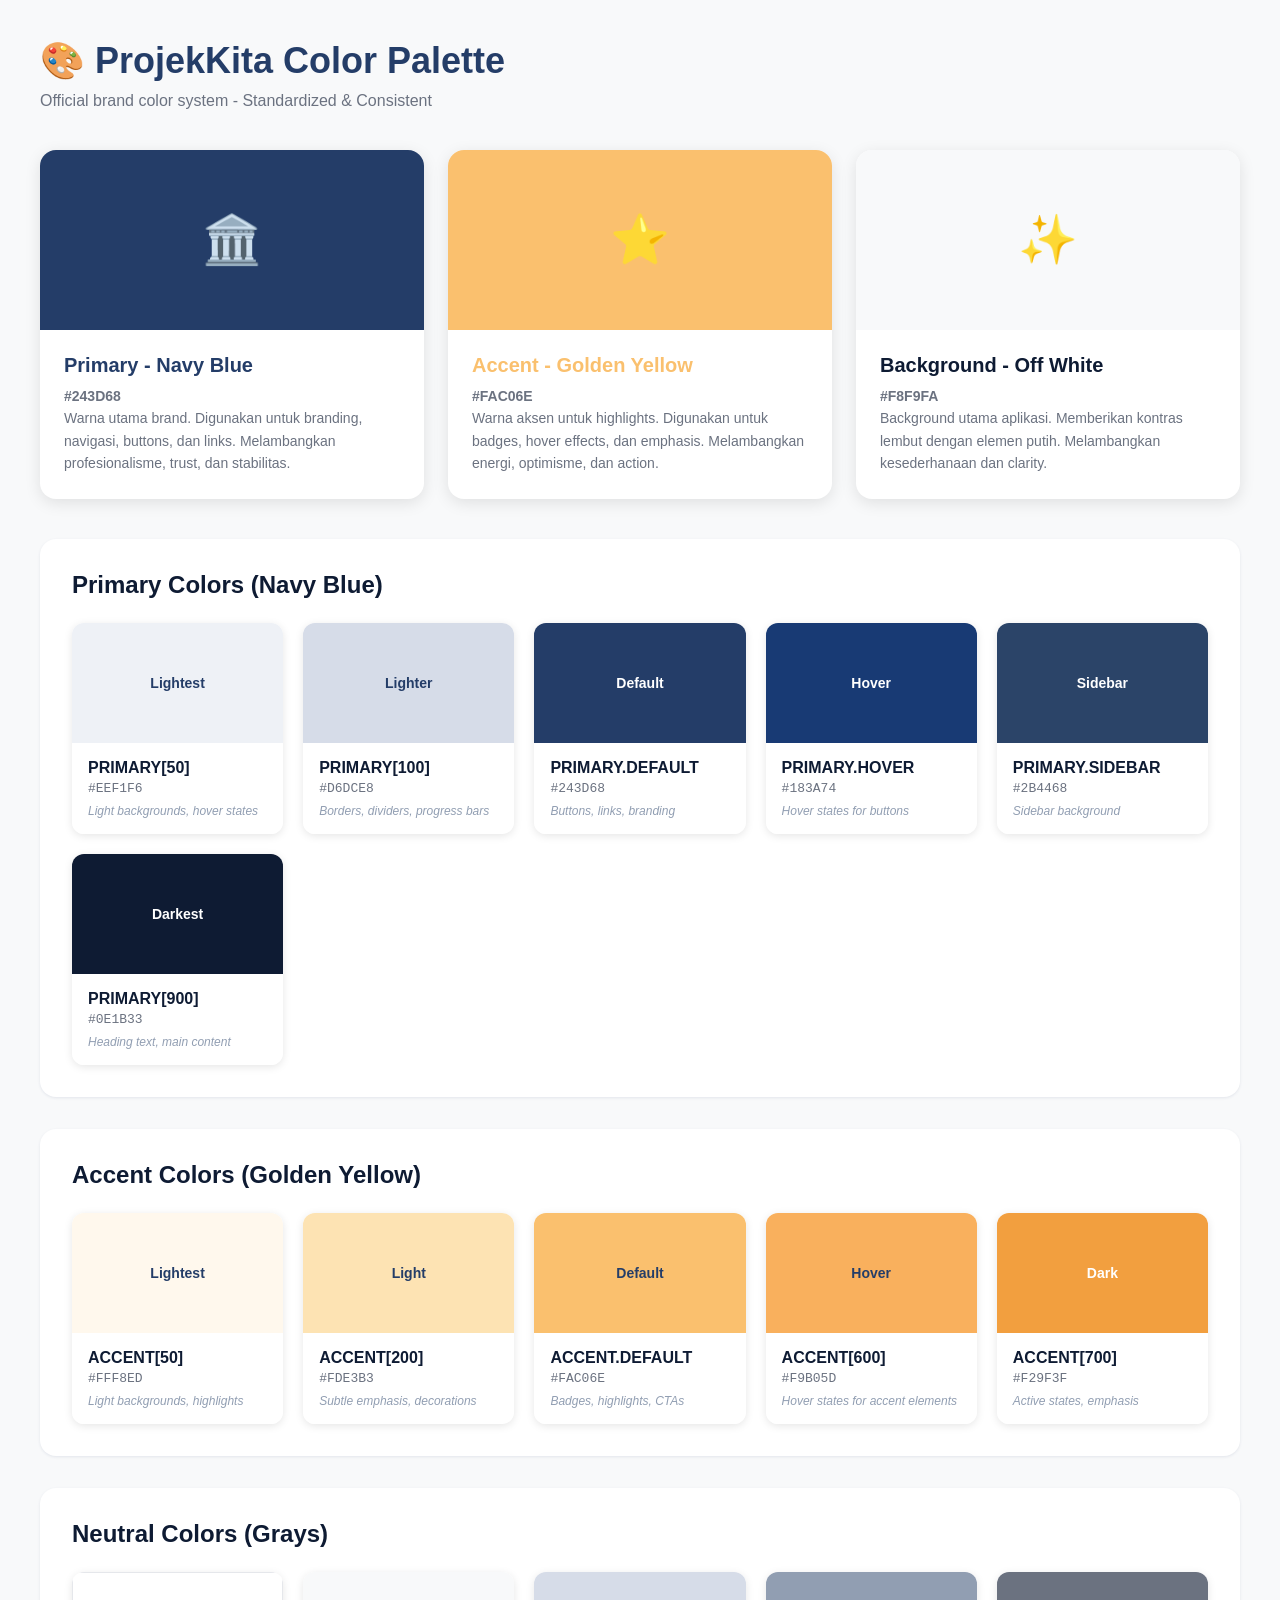
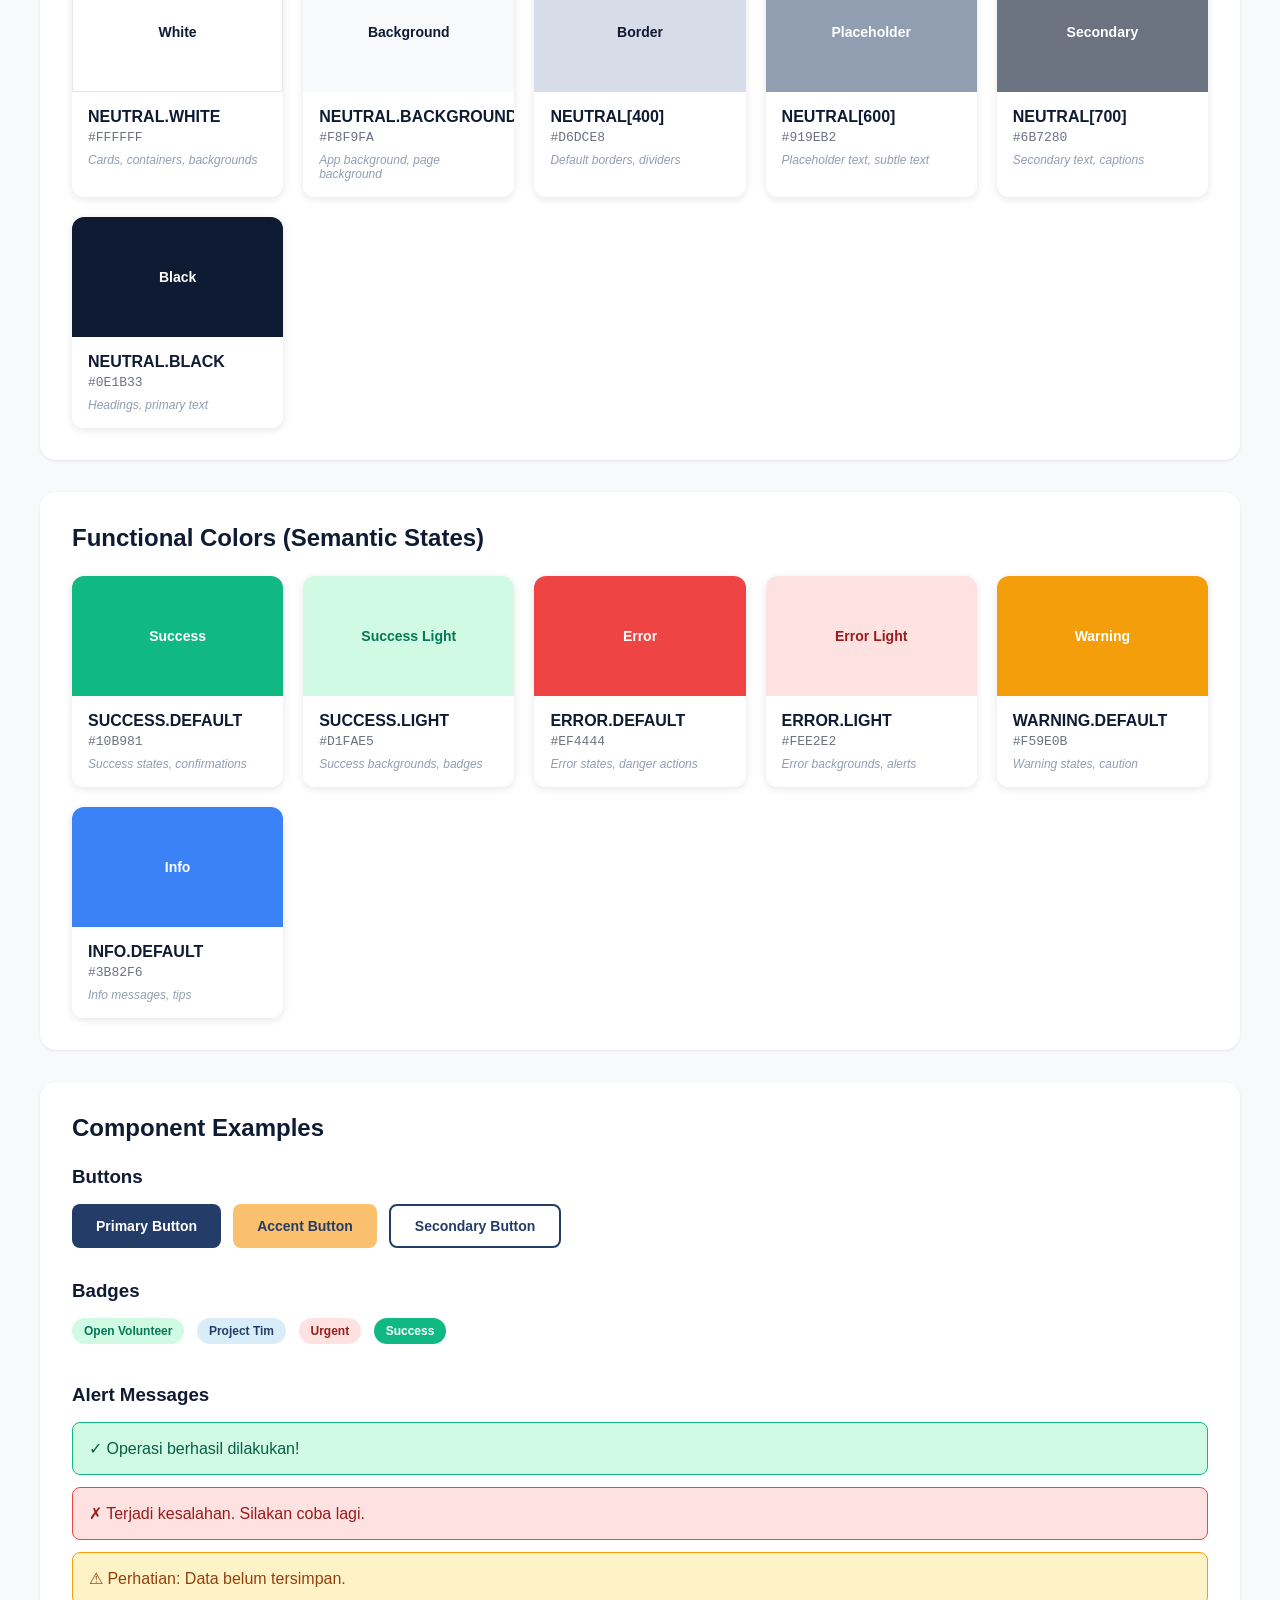
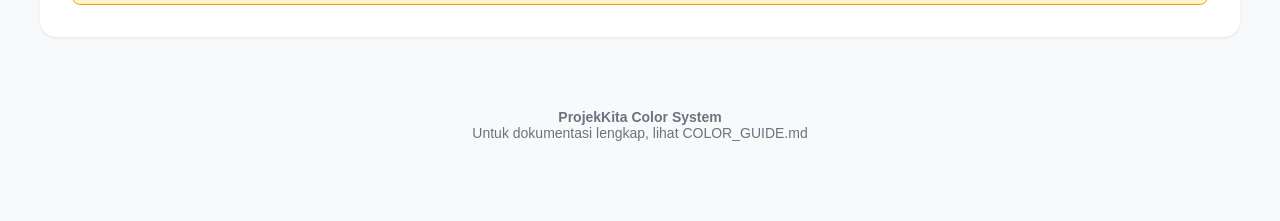
<file: src/app/constants/COLOR_PALETTE.html>
<!DOCTYPE html>
<html lang="id">
<head>
    <meta charset="UTF-8">
    <meta name="viewport" content="width=device-width, initial-scale=1.0">
    <title>ProjekKita - Color Palette</title>
    <style>
        * {
            margin: 0;
            padding: 0;
            box-sizing: border-box;
        }
        
        body {
            font-family: -apple-system, BlinkMacSystemFont, 'Segoe UI', Roboto, 'Helvetica Neue', Arial, sans-serif;
            background: #F8F9FA;
            padding: 40px 20px;
            color: #0E1B33;
        }
        
        .container {
            max-width: 1200px;
            margin: 0 auto;
        }
        
        h1 {
            font-size: 36px;
            font-weight: 900;
            margin-bottom: 10px;
            color: #243D68;
        }
        
        .subtitle {
            color: #6B7280;
            margin-bottom: 40px;
            font-size: 16px;
        }
        
        .section {
            background: white;
            border-radius: 16px;
            padding: 32px;
            margin-bottom: 32px;
            box-shadow: 0 1px 3px rgba(36, 61, 104, 0.1);
        }
        
        .section-title {
            font-size: 24px;
            font-weight: 700;
            margin-bottom: 24px;
            color: #0E1B33;
        }
        
        .color-grid {
            display: grid;
            grid-template-columns: repeat(auto-fit, minmax(200px, 1fr));
            gap: 20px;
        }
        
        .color-card {
            border-radius: 12px;
            overflow: hidden;
            box-shadow: 0 2px 8px rgba(0, 0, 0, 0.1);
            transition: transform 0.2s;
        }
        
        .color-card:hover {
            transform: translateY(-4px);
            box-shadow: 0 4px 12px rgba(0, 0, 0, 0.15);
        }
        
        .color-swatch {
            height: 120px;
            display: flex;
            align-items: center;
            justify-content: center;
            font-weight: 600;
            font-size: 14px;
        }
        
        .color-info {
            padding: 16px;
            background: white;
        }
        
        .color-name {
            font-weight: 600;
            margin-bottom: 4px;
            color: #0E1B33;
        }
        
        .color-value {
            font-family: 'Courier New', monospace;
            font-size: 13px;
            color: #6B7280;
        }
        
        .color-usage {
            font-size: 12px;
            color: #919EB2;
            margin-top: 8px;
            font-style: italic;
        }
        
        .brand-colors {
            display: grid;
            grid-template-columns: repeat(auto-fit, minmax(280px, 1fr));
            gap: 24px;
            margin-bottom: 40px;
        }
        
        .brand-card {
            background: white;
            border-radius: 16px;
            overflow: hidden;
            box-shadow: 0 4px 16px rgba(0, 0, 0, 0.1);
        }
        
        .brand-swatch {
            height: 180px;
            display: flex;
            align-items: center;
            justify-content: center;
            font-size: 48px;
        }
        
        .brand-info {
            padding: 24px;
        }
        
        .brand-name {
            font-size: 20px;
            font-weight: 700;
            margin-bottom: 8px;
        }
        
        .brand-description {
            color: #6B7280;
            font-size: 14px;
            line-height: 1.6;
        }
        
        .examples {
            display: grid;
            gap: 16px;
            margin-top: 24px;
        }
        
        .example-button {
            padding: 12px 24px;
            border-radius: 8px;
            border: none;
            font-weight: 600;
            cursor: pointer;
            transition: all 0.2s;
            font-size: 14px;
        }
        
        .btn-primary {
            background: #243D68;
            color: white;
        }
        
        .btn-primary:hover {
            background: #183A74;
        }
        
        .btn-accent {
            background: #FAC06E;
            color: #243D68;
        }
        
        .btn-accent:hover {
            background: #F9B05D;
        }
        
        .badge {
            display: inline-block;
            padding: 6px 12px;
            border-radius: 20px;
            font-size: 12px;
            font-weight: 700;
            margin-right: 8px;
            margin-bottom: 8px;
        }
        
        .badge-open {
            background: #D1FAE5;
            color: #047857;
        }
        
        .badge-team {
            background: #D9EDF8;
            color: #243D68;
        }
        
        .badge-urgent {
            background: #FEE2E2;
            color: #991B1B;
        }
        
        .copy-btn {
            background: #F8F9FA;
            border: 1px solid #D6DCE8;
            padding: 4px 8px;
            border-radius: 4px;
            cursor: pointer;
            font-size: 11px;
            margin-left: 8px;
            transition: all 0.2s;
        }
        
        .copy-btn:hover {
            background: #E5E7EB;
        }
        
        .footer {
            text-align: center;
            padding: 40px 20px;
            color: #6B7280;
            font-size: 14px;
        }
    </style>
</head>
<body>
    <div class="container">
        <h1>🎨 ProjekKita Color Palette</h1>
        <p class="subtitle">Official brand color system - Standardized & Consistent</p>
        
        <!-- Brand Colors -->
        <div class="brand-colors">
            <div class="brand-card">
                <div class="brand-swatch" style="background: #243D68; color: white;">
                    🏛️
                </div>
                <div class="brand-info">
                    <div class="brand-name" style="color: #243D68;">Primary - Navy Blue</div>
                    <div class="brand-description">
                        <strong>#243D68</strong><br>
                        Warna utama brand. Digunakan untuk branding, navigasi, buttons, dan links.
                        Melambangkan profesionalisme, trust, dan stabilitas.
                    </div>
                </div>
            </div>
            
            <div class="brand-card">
                <div class="brand-swatch" style="background: #FAC06E; color: #243D68;">
                    ⭐
                </div>
                <div class="brand-info">
                    <div class="brand-name" style="color: #FAC06E;">Accent - Golden Yellow</div>
                    <div class="brand-description">
                        <strong>#FAC06E</strong><br>
                        Warna aksen untuk highlights. Digunakan untuk badges, hover effects, dan emphasis.
                        Melambangkan energi, optimisme, dan action.
                    </div>
                </div>
            </div>
            
            <div class="brand-card">
                <div class="brand-swatch" style="background: #F8F9FA; color: #243D68;">
                    ✨
                </div>
                <div class="brand-info">
                    <div class="brand-name" style="color: #0E1B33;">Background - Off White</div>
                    <div class="brand-description">
                        <strong>#F8F9FA</strong><br>
                        Background utama aplikasi. Memberikan kontras lembut dengan elemen putih.
                        Melambangkan kesederhanaan dan clarity.
                    </div>
                </div>
            </div>
        </div>
        
        <!-- Primary Variants -->
        <div class="section">
            <h2 class="section-title">Primary Colors (Navy Blue)</h2>
            <div class="color-grid">
                <div class="color-card">
                    <div class="color-swatch" style="background: #EEF1F6; color: #243D68;">Lightest</div>
                    <div class="color-info">
                        <div class="color-name">PRIMARY[50]</div>
                        <div class="color-value">#EEF1F6</div>
                        <div class="color-usage">Light backgrounds, hover states</div>
                    </div>
                </div>
                <div class="color-card">
                    <div class="color-swatch" style="background: #D6DCE8; color: #243D68;">Lighter</div>
                    <div class="color-info">
                        <div class="color-name">PRIMARY[100]</div>
                        <div class="color-value">#D6DCE8</div>
                        <div class="color-usage">Borders, dividers, progress bars</div>
                    </div>
                </div>
                <div class="color-card">
                    <div class="color-swatch" style="background: #243D68; color: white;">Default</div>
                    <div class="color-info">
                        <div class="color-name">PRIMARY.DEFAULT</div>
                        <div class="color-value">#243D68</div>
                        <div class="color-usage">Buttons, links, branding</div>
                    </div>
                </div>
                <div class="color-card">
                    <div class="color-swatch" style="background: #183A74; color: white;">Hover</div>
                    <div class="color-info">
                        <div class="color-name">PRIMARY.HOVER</div>
                        <div class="color-value">#183A74</div>
                        <div class="color-usage">Hover states for buttons</div>
                    </div>
                </div>
                <div class="color-card">
                    <div class="color-swatch" style="background: #2B4468; color: white;">Sidebar</div>
                    <div class="color-info">
                        <div class="color-name">PRIMARY.SIDEBAR</div>
                        <div class="color-value">#2B4468</div>
                        <div class="color-usage">Sidebar background</div>
                    </div>
                </div>
                <div class="color-card">
                    <div class="color-swatch" style="background: #0E1B33; color: white;">Darkest</div>
                    <div class="color-info">
                        <div class="color-name">PRIMARY[900]</div>
                        <div class="color-value">#0E1B33</div>
                        <div class="color-usage">Heading text, main content</div>
                    </div>
                </div>
            </div>
        </div>
        
        <!-- Accent Variants -->
        <div class="section">
            <h2 class="section-title">Accent Colors (Golden Yellow)</h2>
            <div class="color-grid">
                <div class="color-card">
                    <div class="color-swatch" style="background: #FFF8ED; color: #243D68;">Lightest</div>
                    <div class="color-info">
                        <div class="color-name">ACCENT[50]</div>
                        <div class="color-value">#FFF8ED</div>
                        <div class="color-usage">Light backgrounds, highlights</div>
                    </div>
                </div>
                <div class="color-card">
                    <div class="color-swatch" style="background: #FDE3B3; color: #243D68;">Light</div>
                    <div class="color-info">
                        <div class="color-name">ACCENT[200]</div>
                        <div class="color-value">#FDE3B3</div>
                        <div class="color-usage">Subtle emphasis, decorations</div>
                    </div>
                </div>
                <div class="color-card">
                    <div class="color-swatch" style="background: #FAC06E; color: #243D68;">Default</div>
                    <div class="color-info">
                        <div class="color-name">ACCENT.DEFAULT</div>
                        <div class="color-value">#FAC06E</div>
                        <div class="color-usage">Badges, highlights, CTAs</div>
                    </div>
                </div>
                <div class="color-card">
                    <div class="color-swatch" style="background: #F9B05D; color: #243D68;">Hover</div>
                    <div class="color-info">
                        <div class="color-name">ACCENT[600]</div>
                        <div class="color-value">#F9B05D</div>
                        <div class="color-usage">Hover states for accent elements</div>
                    </div>
                </div>
                <div class="color-card">
                    <div class="color-swatch" style="background: #F29F3F; color: white;">Dark</div>
                    <div class="color-info">
                        <div class="color-name">ACCENT[700]</div>
                        <div class="color-value">#F29F3F</div>
                        <div class="color-usage">Active states, emphasis</div>
                    </div>
                </div>
            </div>
        </div>
        
        <!-- Neutral Colors -->
        <div class="section">
            <h2 class="section-title">Neutral Colors (Grays)</h2>
            <div class="color-grid">
                <div class="color-card">
                    <div class="color-swatch" style="background: #FFFFFF; color: #0E1B33; border: 1px solid #E5E7EB;">White</div>
                    <div class="color-info">
                        <div class="color-name">NEUTRAL.WHITE</div>
                        <div class="color-value">#FFFFFF</div>
                        <div class="color-usage">Cards, containers, backgrounds</div>
                    </div>
                </div>
                <div class="color-card">
                    <div class="color-swatch" style="background: #F8F9FA; color: #0E1B33;">Background</div>
                    <div class="color-info">
                        <div class="color-name">NEUTRAL.BACKGROUND</div>
                        <div class="color-value">#F8F9FA</div>
                        <div class="color-usage">App background, page background</div>
                    </div>
                </div>
                <div class="color-card">
                    <div class="color-swatch" style="background: #D6DCE8; color: #0E1B33;">Border</div>
                    <div class="color-info">
                        <div class="color-name">NEUTRAL[400]</div>
                        <div class="color-value">#D6DCE8</div>
                        <div class="color-usage">Default borders, dividers</div>
                    </div>
                </div>
                <div class="color-card">
                    <div class="color-swatch" style="background: #919EB2; color: white;">Placeholder</div>
                    <div class="color-info">
                        <div class="color-name">NEUTRAL[600]</div>
                        <div class="color-value">#919EB2</div>
                        <div class="color-usage">Placeholder text, subtle text</div>
                    </div>
                </div>
                <div class="color-card">
                    <div class="color-swatch" style="background: #6B7280; color: white;">Secondary</div>
                    <div class="color-info">
                        <div class="color-name">NEUTRAL[700]</div>
                        <div class="color-value">#6B7280</div>
                        <div class="color-usage">Secondary text, captions</div>
                    </div>
                </div>
                <div class="color-card">
                    <div class="color-swatch" style="background: #0E1B33; color: white;">Black</div>
                    <div class="color-info">
                        <div class="color-name">NEUTRAL.BLACK</div>
                        <div class="color-value">#0E1B33</div>
                        <div class="color-usage">Headings, primary text</div>
                    </div>
                </div>
            </div>
        </div>
        
        <!-- Functional Colors -->
        <div class="section">
            <h2 class="section-title">Functional Colors (Semantic States)</h2>
            <div class="color-grid">
                <div class="color-card">
                    <div class="color-swatch" style="background: #10B981; color: white;">Success</div>
                    <div class="color-info">
                        <div class="color-name">SUCCESS.DEFAULT</div>
                        <div class="color-value">#10B981</div>
                        <div class="color-usage">Success states, confirmations</div>
                    </div>
                </div>
                <div class="color-card">
                    <div class="color-swatch" style="background: #D1FAE5; color: #047857;">Success Light</div>
                    <div class="color-info">
                        <div class="color-name">SUCCESS.LIGHT</div>
                        <div class="color-value">#D1FAE5</div>
                        <div class="color-usage">Success backgrounds, badges</div>
                    </div>
                </div>
                <div class="color-card">
                    <div class="color-swatch" style="background: #EF4444; color: white;">Error</div>
                    <div class="color-info">
                        <div class="color-name">ERROR.DEFAULT</div>
                        <div class="color-value">#EF4444</div>
                        <div class="color-usage">Error states, danger actions</div>
                    </div>
                </div>
                <div class="color-card">
                    <div class="color-swatch" style="background: #FEE2E2; color: #991B1B;">Error Light</div>
                    <div class="color-info">
                        <div class="color-name">ERROR.LIGHT</div>
                        <div class="color-value">#FEE2E2</div>
                        <div class="color-usage">Error backgrounds, alerts</div>
                    </div>
                </div>
                <div class="color-card">
                    <div class="color-swatch" style="background: #F59E0B; color: white;">Warning</div>
                    <div class="color-info">
                        <div class="color-name">WARNING.DEFAULT</div>
                        <div class="color-value">#F59E0B</div>
                        <div class="color-usage">Warning states, caution</div>
                    </div>
                </div>
                <div class="color-card">
                    <div class="color-swatch" style="background: #3B82F6; color: white;">Info</div>
                    <div class="color-info">
                        <div class="color-name">INFO.DEFAULT</div>
                        <div class="color-value">#3B82F6</div>
                        <div class="color-usage">Info messages, tips</div>
                    </div>
                </div>
            </div>
        </div>
        
        <!-- Examples Section -->
        <div class="section">
            <h2 class="section-title">Component Examples</h2>
            
            <h3 style="margin-bottom: 16px; color: #0E1B33;">Buttons</h3>
            <div style="display: flex; gap: 12px; flex-wrap: wrap; margin-bottom: 32px;">
                <button class="example-button btn-primary">Primary Button</button>
                <button class="example-button btn-accent">Accent Button</button>
                <button class="example-button" style="background: white; border: 2px solid #243D68; color: #243D68;">Secondary Button</button>
            </div>
            
            <h3 style="margin-bottom: 16px; color: #0E1B33;">Badges</h3>
            <div style="margin-bottom: 32px;">
                <span class="badge badge-open">Open Volunteer</span>
                <span class="badge badge-team">Project Tim</span>
                <span class="badge badge-urgent">Urgent</span>
                <span class="badge" style="background: #10B981; color: white;">Success</span>
            </div>
            
            <h3 style="margin-bottom: 16px; color: #0E1B33;">Alert Messages</h3>
            <div style="display: grid; gap: 12px;">
                <div style="background: #D1FAE5; border: 1px solid #10B981; color: #065F46; padding: 16px; border-radius: 8px;">
                    ✓ Operasi berhasil dilakukan!
                </div>
                <div style="background: #FEE2E2; border: 1px solid #EF4444; color: #991B1B; padding: 16px; border-radius: 8px;">
                    ✗ Terjadi kesalahan. Silakan coba lagi.
                </div>
                <div style="background: #FEF3C7; border: 1px solid #F59E0B; color: #92400E; padding: 16px; border-radius: 8px;">
                    ⚠ Perhatian: Data belum tersimpan.
                </div>
            </div>
        </div>
    </div>
    
    <div class="footer">
        <p><strong>ProjekKita Color System</strong></p>
        <p>Untuk dokumentasi lengkap, lihat COLOR_GUIDE.md</p>
    </div>
</body>
</html>
</file>
